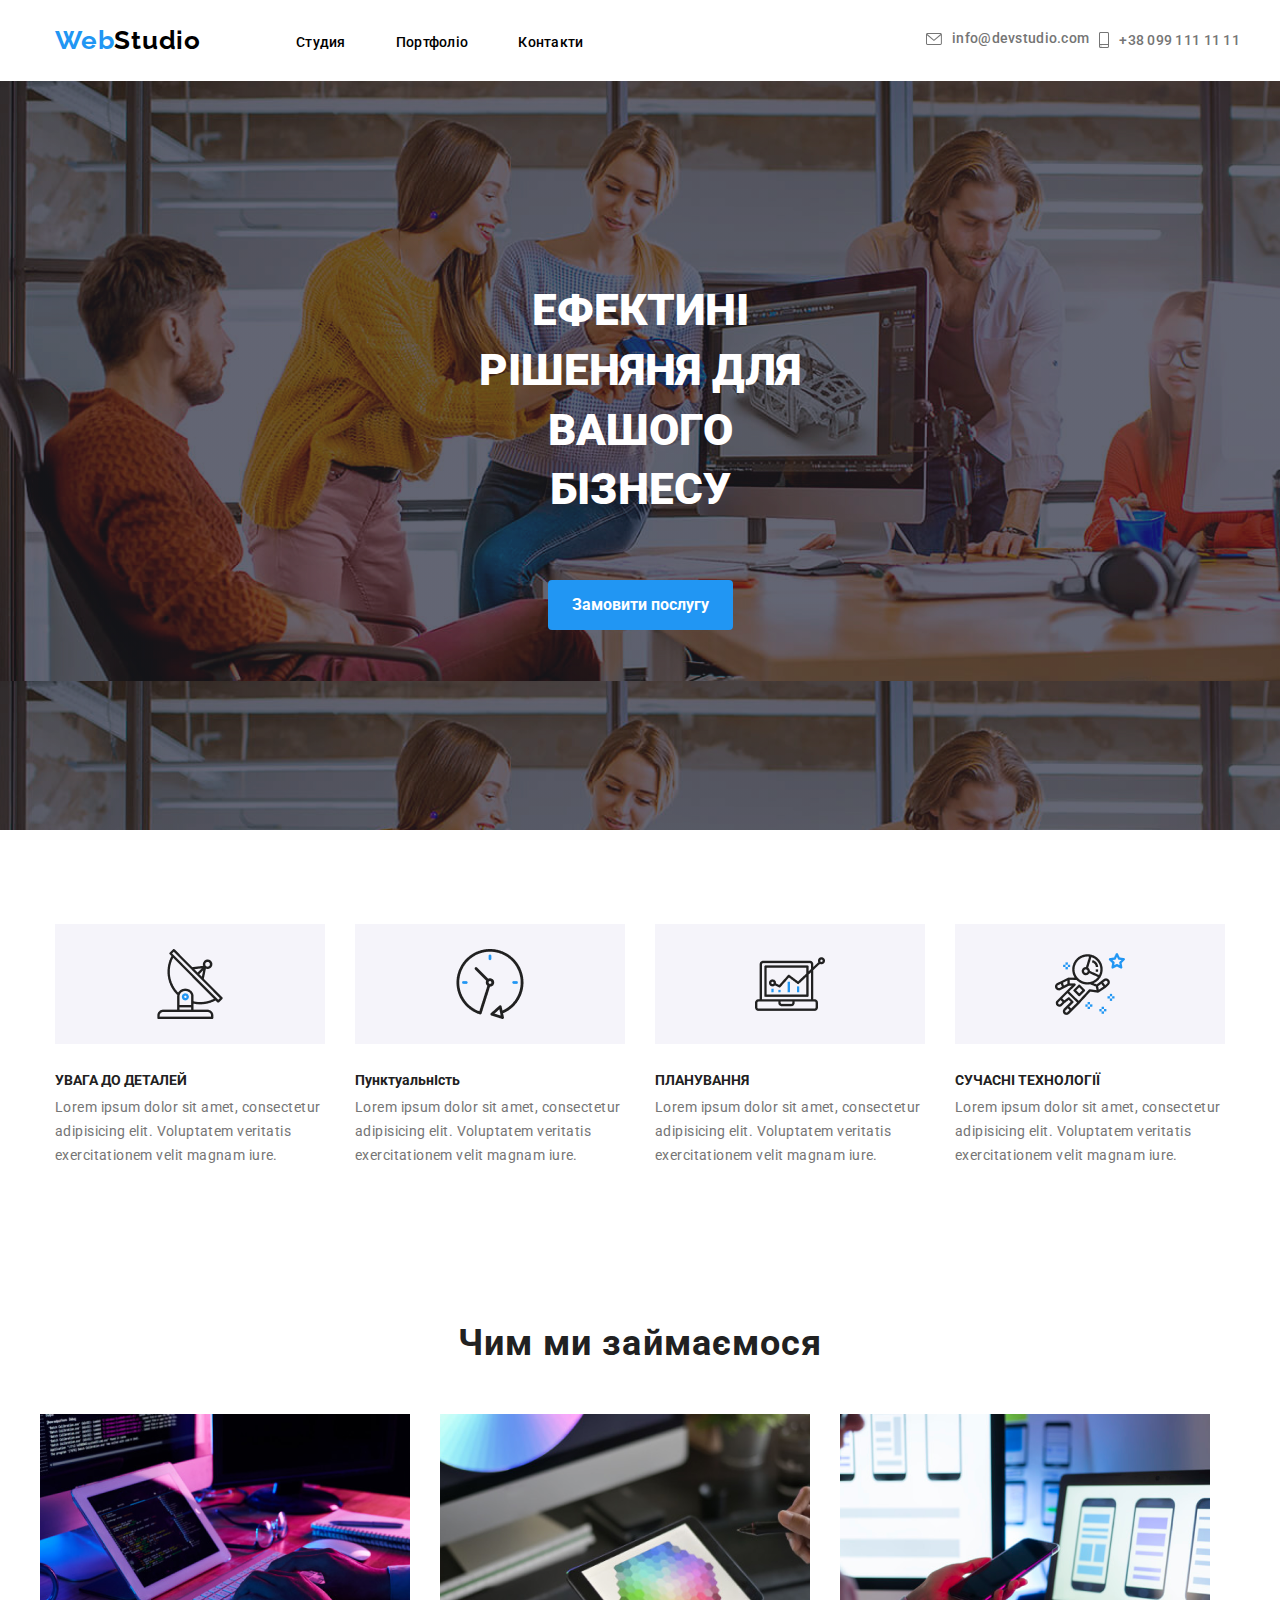
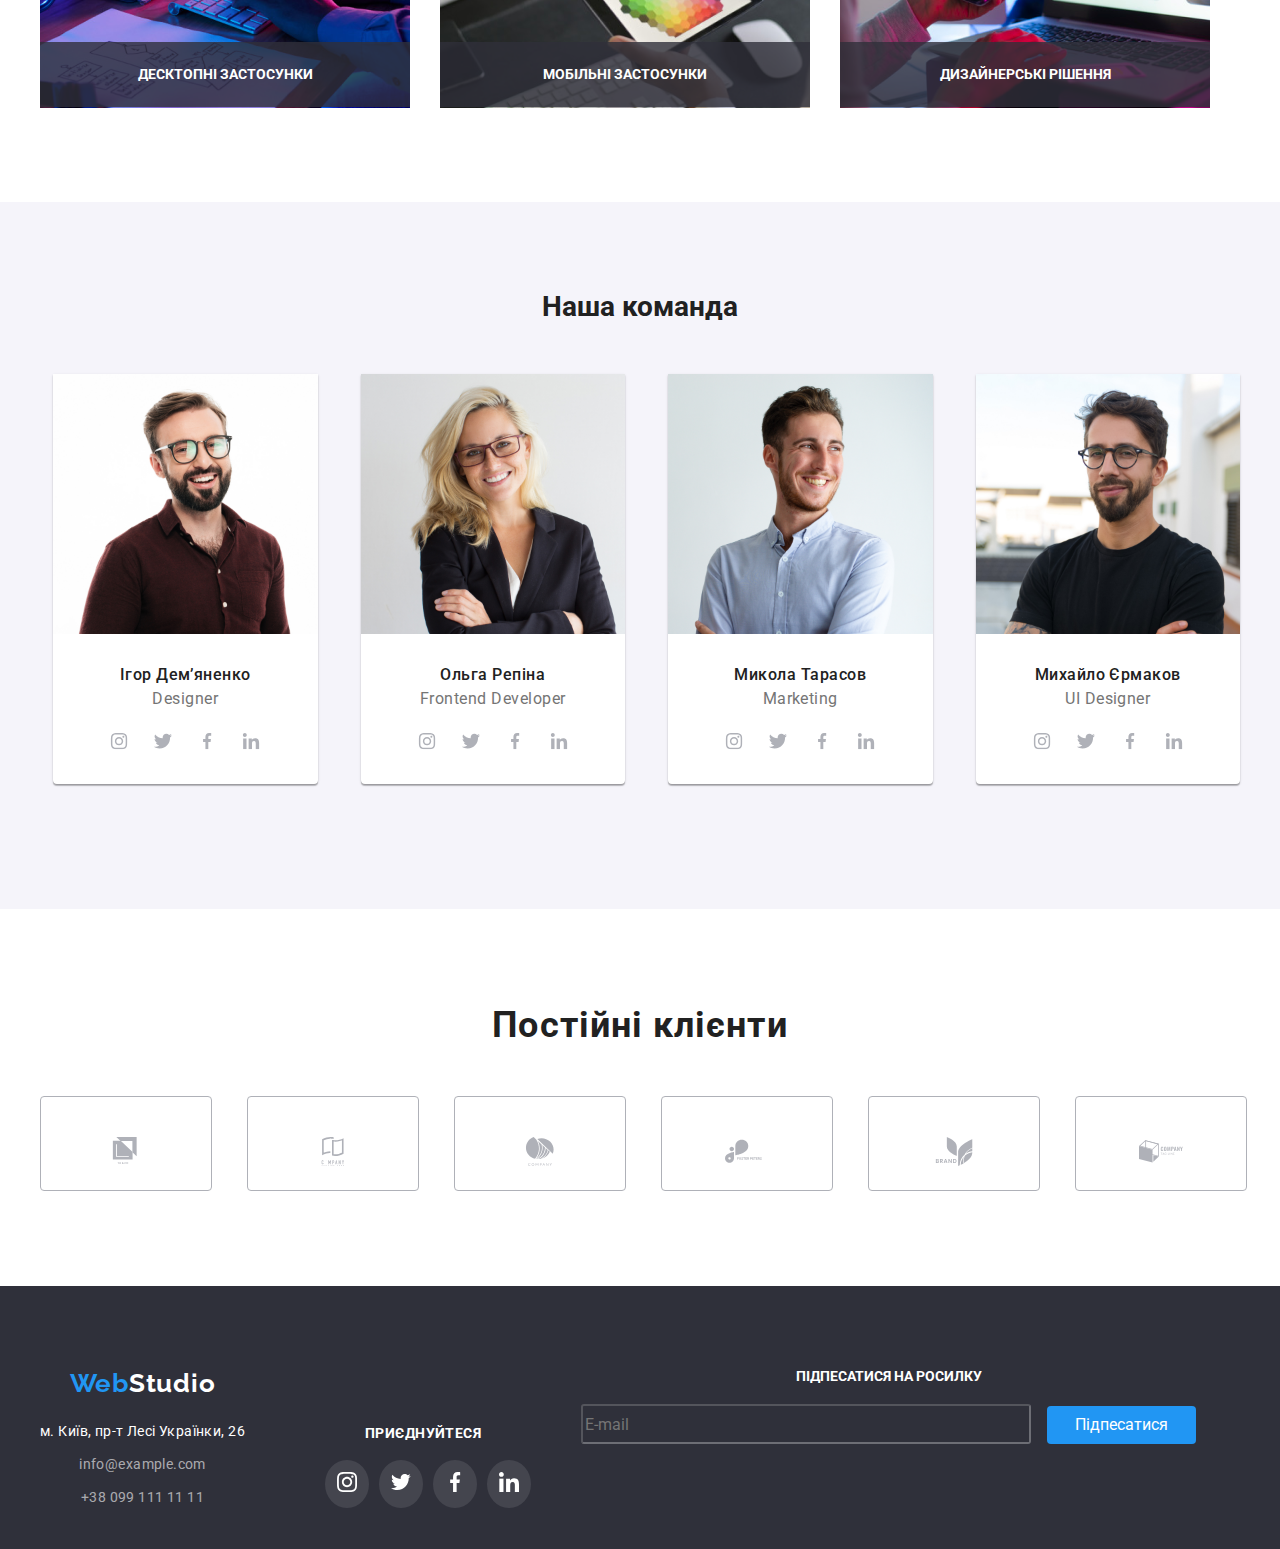
<file: index.html>
<!DOCTYPE html>
<html lang="en">
  <head>
    <meta charset="UTF-8" />
    <meta http-equiv="X-UA-Compatible" content="IE=edge" />
    <meta name="viewport" content="width=device-width, initial-scale=1.0" />
    <title>WebStudio</title>
    <link
      href="https://fonts.googleapis.com/css2?family=Raleway:wght@700&family=Roboto:wght@400;500;700;900&display=swap"
      rel="stylesheet"
    />
    <link
      rel="stylesheet"
      href="https://cdnjs.cloudflare.com/ajax/libs/modern-normalize/1.1.0/modern-normalize.min.css"
    />
    <link rel="stylesheet" href="./css/css/maim.min.css" />
  </head>

  <body>
    <header>
      <div class="container">
        <nav class="header__navigation">
          <a href="/" class="header__navigation--logo"
            >Web<span class="header__navigation--color">Studio</span></a
          >
          <button data-menu-button  type="button" class="header__nav--open">
            <svg class="header__open--icon">
                <use href="./imeges/sprite.svg#menu" class="icon-menu"></use>
                <use href="./imeges/sprite.svg#cross" class="icon-cross"></use>
            </svg>
        </button>
          <div  class="nav-box">
          <ul  class="navigation__list">
            <li class="navigation__list--item">
              <a href="/" class="navigation__item--page">Студия</a>
            </li>
            <li class="navigation__list--item">
              <a href="./portfolio.html" class="navigation__item--page"
                >Портфоліо</a
              >
            </li>
            <li class="navigation__list--item">
              <a href="/" class="navigation__item--page">Контакти</a>
            </li>
          </ul>
         
        </nav>
        <ul class="contact__header--list">
          <li class="contact__list--item">
            <a href="mailto:info@devstudio.com" class="contact__item--link"
              ><svg class="contact__link--icon" height="12" width="16">
                <use href="./imeges/symbol-defs.svg#iconenvelope-hover-1"></use>
              </svg>
              <span>info@devstudio.com</span></a
            >
          </li>
          <li class="contact__list--item">
            <a href="tel:+380991111111" class="contact__item--link">
              <svg class="contact__link--icon" height="16" width="10">
                <use href="./imeges/symbol-defs.svg#iconsmartphone"></use>
              </svg>
              +38 099 111 11 11</a
            >
          </li>
        </ul>
       <div data-menu class="mobile-modal">
       <ul  class="modal__list">
            <li class="modal__list--item">
              <a href="/" class="modal__item--page">Студия</a>
            </li>
            <li class="modal__list--item">
              <a href="./portfolio.html" class="modal__item--page"
                >Портфоліо</a
              >
            </li>
            <li class="modal__list--item">
              <a href="/" class="modal__item--page">Контакти</a>
            </li>
          </ul>
         
<ul class="contact--list">
          <li class="contact__list--item">
            <a href="mailto:info@devstudio.com" class="contact__item--page">info@devstudio.com</a>
          </li>
          <li class="contact__list--item">
            <a href="tel:+380991111111" class="contact__item--page">+38 099 111 11 11</a>
          </li>
        </ul>
        <ul class="internet-list">
          <li class="internet__list--item">
            <a class="internet__item--page">Instagram</a>
          </li>
           <li class="internet__list--item">
            <a class="internet__item--page">Twitter</a>
           </li>
            <li class="internet__list--item">
              <a class="internet__item--page">Facebook</a>
            </li>
             <li class="internet__list--item">
              <a class="internet__item--page">LinkedIn</a>
             </li>
        </ul>
    </div>
      </div>
      </div> 
    
    </header>
    <main class="main">
      <!-- Секція герой -->
      <section class="hiro__section">
        <h1 class="hiro__section--title">
          ЕФЕКТИНІ РІШЕНЯНЯ ДЛЯ ВАШОГО БІЗНЕСУ
        </h1>
        <button type="button" class="hero__section--button" data-open-modal>
          Замовити послугу
        </button>
      </section>

      <!-- маіло -->
      <div class="backdrop is-hidden" data-backdrop>
        <div class="modal">
          <button class="modal__close" data-close-modal>
            <svg class="modal__close--icon" height="16" width="10">
              <use href="./imeges/symbol-defs.svg#iconclose"></use>
            </svg>
          </button>
          <h2 class="modal__text">Залиште свої дані, ми Вам зателефонуємо</h2>
          <label class="modal__label">
            <h3 class="modal__label--neme">ім'я</h3>

            <div class="modal__label--svg">
              <input type="text" class="modal__svg--imput" />
              <svg class="modal__svg--icon" height="12" width="16">
                <use href="./imeges/symbol-defs.svg#iconperson"></use>
              </svg>
            </div>

            <br />
          </label>
          <label class="modal__label">
            <h3 class="modal__label--neme">телфон</h3>
            <div class="modal__label--svg">
              <input type="text" class="modal__svg--imput" />
              <svg class="modal__svg--icon" height="12" width="16">
                <use href="./imeges/symbol-defs.svg#iconphone"></use>
              </svg>
            </div>
          </label>
          <br />
          <label class="modal__label">
            <h3 class="modal__label--neme">Пошта</h3>

            <div class="modal__label--svg">
              <input type="text" class="modal__svg--imput" />
              <svg class="modal__svg--icon" height="12" width="16">
                <use href="./imeges/symbol-defs.svg#iconemail"></use>
              </svg>
            </div>
          </label>
          <br />

          <h3 class="modal__label--neme">Коментарі</h3>
          <textarea type="text" class="modal__name--comment">
Введите текст</textarea
          >
          <br />
          <div class="modal__div">
            <button type="submit" class="modal__div--square"></button>
            <h3 class="modal__div--information">
              Погоджуюсь з розсилкою і приймаю<span class="modal__square--page"
                ><a>Умови договору</a></span
              >
            </h3>
            <br />
          </div>
          <button type="button" class="modal__button">Надіслати</button>
        </div>
      </div>
      <!-- Секція переваг-->
      <section class="benefits__section">
        <div class="container">
          <ul class="benefits__section--list">
            <li class="benefits__list--item">
              <h3 class="benefits__item--title">УВАГА ДО ДЕТАЛЕЙ</h3>
              <p class="benefits--title--text">
                Lorem ipsum dolor sit amet, consectetur adipisicing elit.
                Voluptatem veritatis exercitationem velit magnam iure.
              </p>
            </li>
            <li class="benefits__list--item">
              <h3 class="benefits__item--title">ПунктуальнІсть</h3>
              <p class="benefits--title--text">
                Lorem ipsum dolor sit amet, consectetur adipisicing elit.
                Voluptatem veritatis exercitationem velit magnam iure.
              </p>
            </li>
            <li class="benefits__list--item">
              <h3 class="benefits__item--title">ПЛАНУВАННЯ</h3>
              <p class="benefits--title--text">
                Lorem ipsum dolor sit amet, consectetur adipisicing elit.
                Voluptatem veritatis exercitationem velit magnam iure.
              </p>
            </li>
            <li class="benefits__list--item">
              <h3 class="benefits__item--title">СУЧАСНІ ТЕХНОЛОГІЇ</h3>
              <p class="benefits--title--text">
                Lorem ipsum dolor sit amet, consectetur adipisicing elit.
                Voluptatem veritatis exercitationem velit magnam iure.
              </p>
            </li>
          </ul>
        </div>
      </section>

      <!-- Секція чим ми займаємось -->

      <section class="work__section">
        <div class="container">
          <h2 class="work__section--title">Чим ми займаємося</h2>
          <ul class="work__section--list">
            <li class="work__list--item">
              <img src="./imeges/hen.png" alt="куб" width="370" class="work__item--imeges"/>
              <h2 class="work__item--dipsckription">ДЕСКТОПНІ ЗАСТОСУНКИ</h2>
            </li>

            <li class="work__list--item">
              <img src="./imeges/what.png" alt="ноут" width="370" />
              <h2 class="work__item--dipsckription">МОБІЛЬНІ ЗАСТОСУНКИ</h2>
            </li>

            <li class="work__list--item">
              <img src="./imeges/girl.png" alt="дівка" width="370" />
              <h2 class="work__item--dipsckription">ДИЗАЙНЕРСЬКІ РІШЕННЯ</h2>
            </li>
          </ul>
        </div>
      </section>

      <!-- Секція наша команда -->
      <section class="team__section">
        <div class="container">
          <h2 class="team__section--title">Наша команда</h2>
          <ul class="team--section--list">
            <li class="team__list--item">
              <img
                src="./imeges/product.jpg"
                alt="чел"
                width="270"
                class="team__item--imege"
              />
              <h2 class="team__item--title">Ігор Дем’яненко</h2>
              <p class="team__title--text">Designer</p>
              <ul class="icon__text--list">
                <li class="icon__list--item">
                  <a class="team__item--link">
                    <svg class="team__link--icon">
                      <use href="./imeges/symbol-defs.svg#iconinstagram"></use>
                    </svg>
                  </a>
                </li>
                <li class="icon__list--item">
                  <a class="team__item--link">
                    <svg class="team__link--icon">
                      <use href="./imeges/symbol-defs.svg#iconVector-2"></use>
                    </svg>
                  </a>
                </li>
                <li class="icon__list--item">
                  <a class="team__item--link">
                    <svg class="team__link--icon">
                      <use href="./imeges/symbol-defs.svg#iconfacebook"></use>
                    </svg>
                  </a>
                </li>
                <li class="icon__list--item">
                  <a class="team__item--link">
                    <svg class="team__link--icon">
                      <use href="./imeges/symbol-defs.svg#iconlinkedin-1"></use>
                    </svg>
                  </a>
                </li>
              </ul>
            </li>
            <li class="team__list--item">
              <img
                src="./imeges/red.jpg"
                alt="даришня"
                width="270"
                class="team__item--imege"
              />
              <h2 class="team__item--title">Ольга Репіна</h2>
              <p class="team__title--text">Frontend Developer</p>
              <ul class="icon__text--list">
                <li class="icon__list--item">
                  <a class="team__item--link">
                    <svg class="team__link--icon">
                      <use href="./imeges/symbol-defs.svg#iconinstagram"></use>
                    </svg>
                  </a>
                </li>
                <li class="icon__list--item">
                  <a class="team__item--link">
                    <svg class="team__link--icon">
                      <use href="./imeges/symbol-defs.svg#iconVector-2"></use>
                    </svg>
                  </a>
                </li>
                <li class="icon__list--item">
                  <a class="team__item--link">
                    <svg class="team__link--icon">
                      <use href="./imeges/symbol-defs.svg#iconfacebook"></use>
                    </svg>
                  </a>
                </li>
                <li class="icon__list--item">
                  <a class="team__item--link">
                    <svg class="team__link--icon">
                      <use href="./imeges/symbol-defs.svg#iconlinkedin-1"></use>
                    </svg>
                  </a>
                </li>
              </ul>
            </li>
            <li class="team__list--item">
              <img
                src="./imeges/boy.jpg"
                alt="дядя"
                width="270"
                class="team__item--imege"
              />
              <h2 class="team__item--title">Микола Тарасов</h2>
              <p class="team__title--text">Marketing</p>
              <ul class="icon__text--list">
                <li class="icon__list--item">
                  <a class="team__item--link">
                    <svg class="team__link--icon">
                      <use href="./imeges/symbol-defs.svg#iconinstagram"></use>
                    </svg>
                  </a>
                </li>
                <li class="icon__list--item">
                  <a class="team__item--link">
                    <svg class="team__link--icon">
                      <use href="./imeges/symbol-defs.svg#iconVector-2"></use>
                    </svg>
                  </a>
                </li>
                <li class="icon__list--item">
                  <a class="team__item--link">
                    <svg class="team__link--icon">
                      <use href="./imeges/symbol-defs.svg#iconfacebook"></use>
                    </svg>
                  </a>
                </li>
                <li class="icon__list--item">
                  <a class="team__item--link">
                    <svg class="team__link--icon">
                      <use href="./imeges/symbol-defs.svg#iconlinkedin-1"></use>
                    </svg>
                  </a>
                </li>
              </ul>
            </li>
            <li class="team__list--item">
              <img
                src="./imeges/ui.jpg"
                alt="очкарик"
                width="270"
                class="team__item--imege"
              />
              <h2 class="team__item--title">Михайло Єрмаков</h2>
              <p class="team__title--text">UI Designer</p>
              <ul class="icon__text--list">
                <li class="icon__list--item">
                  <a class="team__item--link">
                    <svg class="team__link--icon">
                      <use href="./imeges/symbol-defs.svg#iconinstagram"></use>
                    </svg>
                  </a>
                </li>
                <li class="icon__list--item">
                  <a class="team__item--link">
                    <svg class="team__link--icon">
                      <use href="./imeges/symbol-defs.svg#iconVector-2"></use>
                    </svg>
                  </a>
                </li>
                <li class="icon__list--item">
                  <a class="team__item--link">
                    <svg class="team__link--icon">
                      <use href="./imeges/symbol-defs.svg#iconfacebook"></use>
                    </svg>
                  </a>
                </li>
                <li class="icon__list--item">
                  <a class="team__item--link">
                    <svg class="team__link--icon">
                      <use href="./imeges/symbol-defs.svg#iconlinkedin-1"></use>
                    </svg>
                  </a>
                </li>
              </ul>
            </li>
          </ul>
        </div>
      </section>
      <!-- Ceкція постійні клієнти -->
      <section class="clients__section">
        <div class="container">
          <h2 class="clients__section--title">Постійні клієнти</h2>
          <ul class="clients__section--list">
            <li class="clients__list--item">
              <svg class="clients__item--icon">
                <use href="./imeges/symbol-defs.svg#iconlogo-1-1"></use>
              </svg>
            </li>
            <li class="clients__list--item">
              <svg class="clients__item--icon">
                <use href="./imeges/symbol-defs.svg#iconlogo-2-1"></use>
              </svg>
            </li>
            <li class="clients__list--item">
              <svg class="clients__item--icon">
                <use href="./imeges/symbol-defs.svg#iconlogo-3-1"></use>
              </svg>
            </li>
            <li class="clients__list--item">
              <svg class="clients__item--icon">
                <use href="./imeges/symbol-defs.svg#iconlogo-4-3"></use>
              </svg>
            </li>
            <li class="clients__list--item">
              <svg class="clients__item--icon">
                <use href="./imeges/symbol-defs.svg#iconlogo-5-1"></use>
              </svg>
            </li>
            <li class="clients__list--item">
              <svg class="clients__item--icon">
                <use href="./imeges/symbol-defs.svg#iconlogo-6-1"></use>
              </svg>
            </li>
          </ul>
        </div>
      </section>
    </main>
    <!-- підвал цього коду -->

    <footer class="footer">
      <div class="footer__container">
        <div class="footer__div">
          <h4 class="footer__div--logo">
            Web<span class="footer__div--color">Studio</span>
          </h4>
          <address class="footer__div--adress">
            м. Київ, пр-т Лесі Українки, 26
          </address>
          <p class="footer__div--text">info@example.com</p>
          <p class="footer__div--text">+38 099 111 11 11</p>
        </div>
        <!-- Приєднуйтесь -->
        <div class="join__footer--div">
          <h2 class="join__div--title">ПРИЄДНУЙТЕСЯ</h2>
          <ul class="join__div--list">
            <li class="join__list--item">
              <svg class="join__item--icon">
                <use href="./imeges/symbol-defs.svg#iconinstagram"></use>
              </svg>
            </li>
            <li class="join__list--item">
              <svg class="join__item--icon">
                <use href="./imeges/symbol-defs.svg#iconVector-2"></use>
              </svg>
            </li>
            <li class="join__list--item">
              <svg class="join__item--icon">
                <use href="./imeges/symbol-defs.svg#iconfacebook"></use>
              </svg>
            </li>
            <li class="join__list--item">
              <svg class="join__item--icon">
                <use href="./imeges/symbol-defs.svg#iconlinkedin-1"></use>
              </svg>
            </li>
          </ul>
        </div>
        <div class="mail__footer--div">
          <h3 class="mail__div--title">ПІДПЕСАТИСЯ НА РОСИЛКУ</h3>
          <input type="text" class="mail__div--comment" placeholder="E-mail" />
          <button class="mail__div--button">Підпесатися</button>
        </div>
      </div>
    </footer>
    
    <script>
      const refs = {
        openModalBtn: document.querySelector('[data-open-modal]'),
        closeModalBtn: document.querySelector('[data-close-modal]'),
        backdrop: document.querySelector('[data-backdrop]'),
      };

      refs.openModalBtn.addEventListener('click', toggleModal);
      refs.closeModalBtn.addEventListener('click', toggleModal);

      refs.backdrop.addEventListener('click', logBackdropClick);

      function toggleModal() {
        refs.backdrop.classList.toggle('is-hidden');
      }

      function logBackdropClick() {
        console.log('Це клік в бекдроп');
      }
    </script>

    <script src="./js/modaile-menu.js"></script>
      
    

  </body>
</html>
</file>
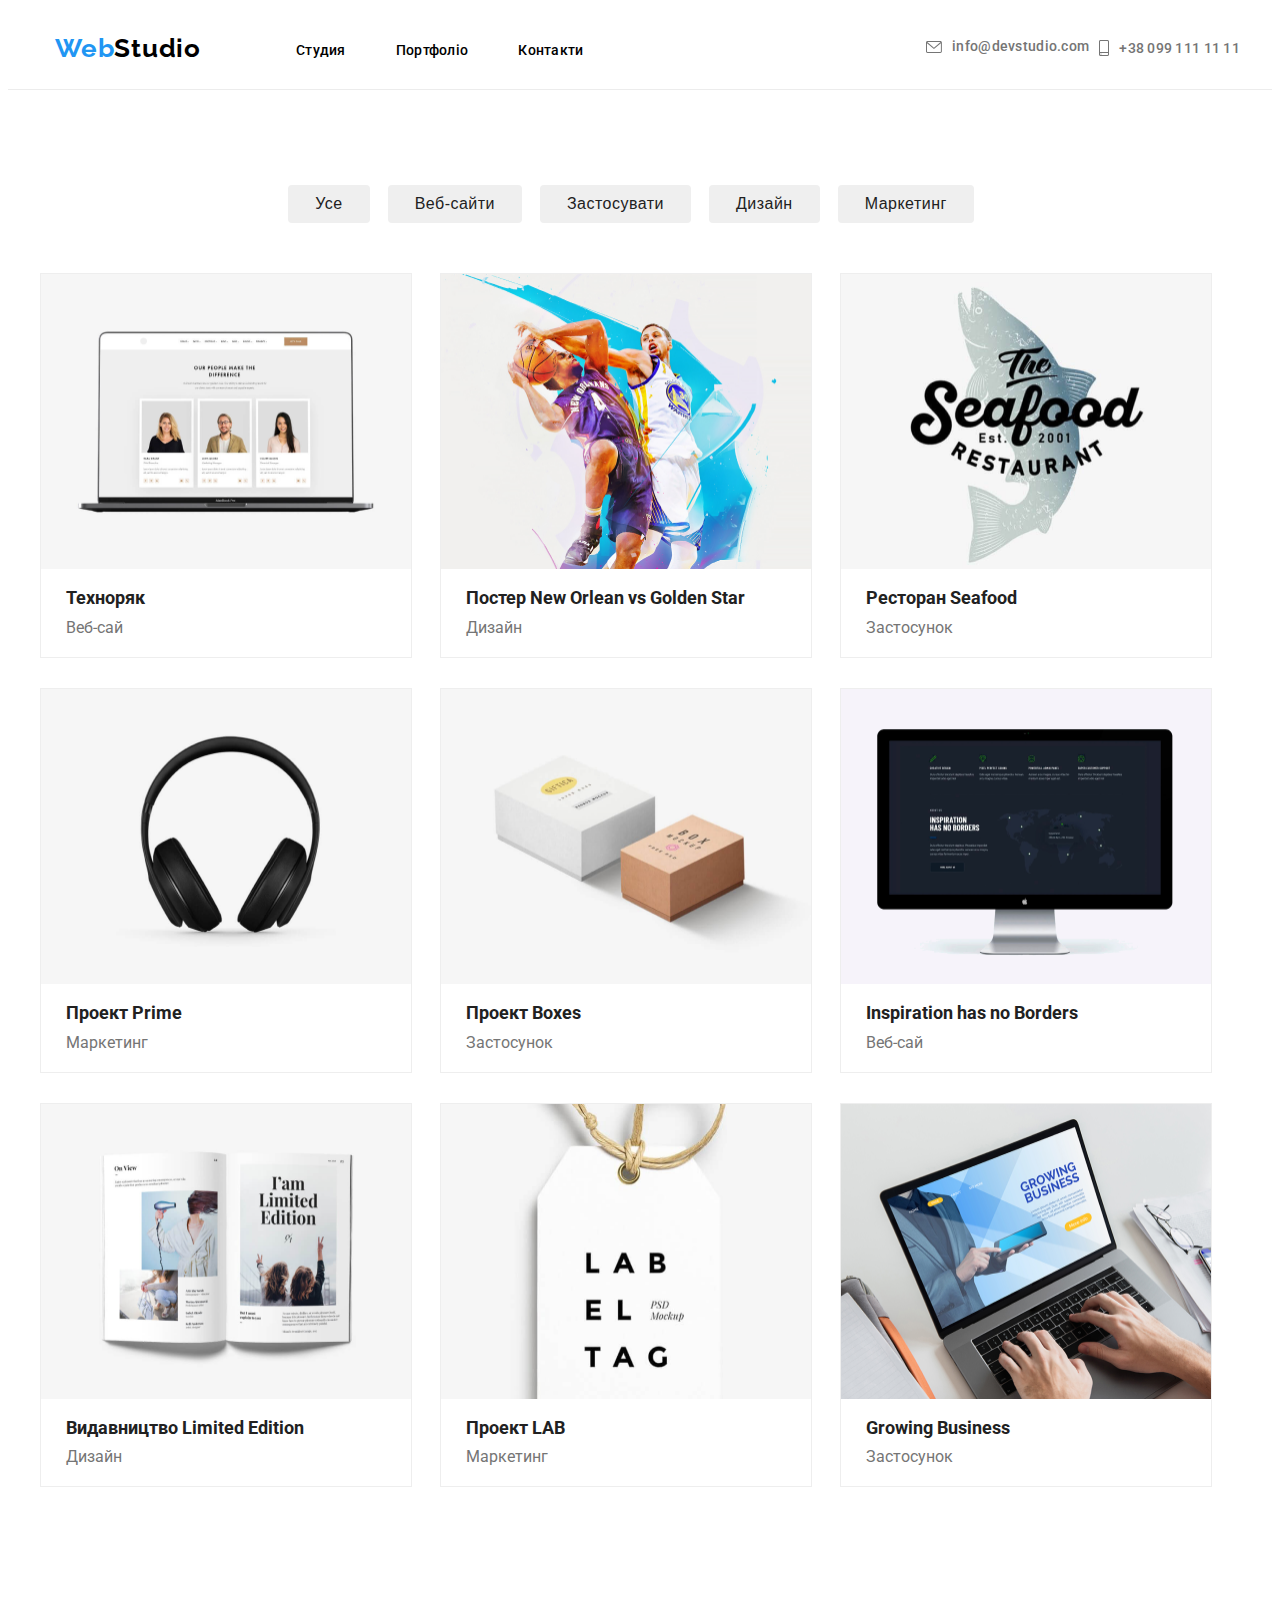
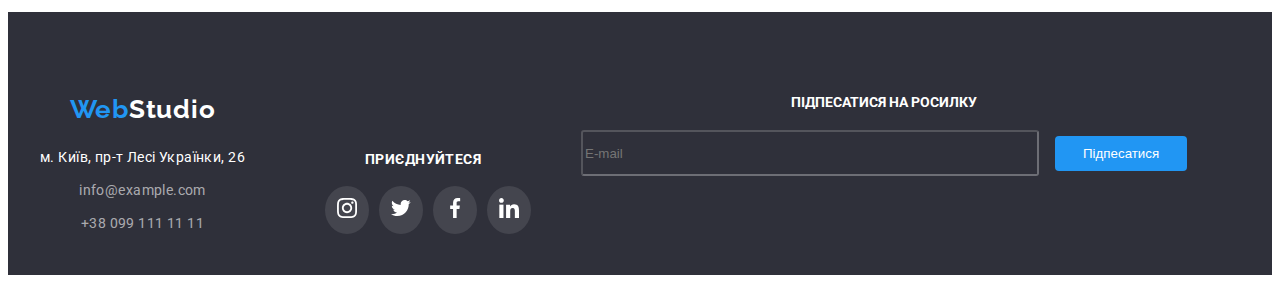
<file: portfolio.html>
<!DOCTYPE html>
<html lang="en">

<head>
    <meta charset="UTF-8">
    <meta http-equiv="X-UA-Compatible" content="IE=edge">
    <meta name="viewport" content="width=device-width, initial-scale=1.0">
    <title>WebStudio</title>
     <link href="https://fonts.googleapis.com/css2?family=Raleway:wght@700&family=Roboto:wght@400;500;700;900&display=swap"rel="stylesheet"/>
    <link rel="stylesheet" href="./css/css/portfolio.min.css">
</head>

<body>
   <header>
      <div class="container">
        <nav class="header__navigation">
          <a href="/" class="header__navigation--logo"
            >Web<span class="header__navigation--color">Studio</span></a
          >
          <button data-menu-button  type="button" class="header__nav--open">
            <svg class="header__open--icon">
                <use href="./imeges/sprite.svg#menu" class="icon-menu"></use>
                <use href="./imeges/sprite.svg#cross" class="icon-cross"></use>
            </svg>
        </button>
          <div  class="nav-box">
          <ul  class="navigation__list">
            <li class="navigation__list--item">
              <a href="/" class="navigation__item--page">Студия</a>
            </li>
            <li class="navigation__list--item">
              <a href="./portfolio.html" class="navigation__item--page"
                >Портфоліо</a
              >
            </li>
            <li class="navigation__list--item">
              <a href="/" class="navigation__item--page">Контакти</a>
            </li>
          </ul>
         
        </nav>
        <ul class="contact__header--list">
          <li class="contact__list--item">
            <a href="mailto:info@devstudio.com" class="contact__item--link"
              ><svg class="contact__link--icon" height="12" width="16">
                <use href="./imeges/symbol-defs.svg#iconenvelope-hover-1"></use>
              </svg>
              <span>info@devstudio.com</span></a
            >
          </li>
          <li class="contact__list--item">
            <a href="tel:+380991111111" class="contact__item--link">
              <svg class="contact__link--icon" height="16" width="10">
                <use href="./imeges/symbol-defs.svg#iconsmartphone"></use>
              </svg>
              +38 099 111 11 11</a
            >
          </li>
        </ul>
       <div data-menu class="mobile-modal">
       <ul  class="modal__list">
            <li class="modal__list--item">
              <a href="/" class="modal__item--page">Студия</a>
            </li>
            <li class="modal__list--item">
              <a href="./portfolio.html" class="modal__item--page"
                >Портфоліо</a
              >
            </li>
            <li class="modal__list--item">
              <a href="/" class="modal__item--page">Контакти</a>
            </li>
          </ul>
         
<ul class="contact--list">
          <li class="contact__list--item">
            <a href="mailto:info@devstudio.com" class="contact__item--page">info@devstudio.com</a>
          </li>
          <li class="contact__list--item">
            <a href="tel:+380991111111" class="contact__item--page">+38 099 111 11 11</a>
          </li>
        </ul>
        <ul class="internet-list">
          <li class="internet__list--item">
            <a class="internet__item--page">Instagram</a>
          </li>
           <li class="internet__list--item">
            <a class="internet__item--page">Twitter</a>
           </li>
            <li class="internet__list--item">
              <a class="internet__item--page">Facebook</a>
            </li>
             <li class="internet__list--item">
              <a class="internet__item--page">LinkedIn</a>
             </li>
        </ul>
    </div>
      </div>
      </div> 
    
    </header>
    <main>
        <div class="container">
        <ul class="button__main--list">
            <li class="button__list--item">
        <button type="button" class="button__item--button">Усе</button>
        </li>
        <li class="button__list--item">
        <button type="button" class="button__item--button">Веб-сайти</button>
         </li>
        <li class="button__list--item">
        <button type="button" class="button__item--button">Застосувати</button>
         </li>
        <li class="button__list--item">
        <button type="button" class="button__item--button">Дизайн</button>
        </li>
        <li class="button__list--item">
        <button type="button" class="button__item--button">Маркетинг</button> 
      </li>
        </ul>
        </div>
   
    <div class="container">
    <ul class="card__main--list">
            <li class="card__list--item">
                <img alt="123" src="./imeges/portfolio/a1.png" width="270" class="card__item--imege">
                <h2 class="card__item--overley">Технокрик це сучасний майданчик поширення коронавірусу. 
Компанії використовують цю платформу для цифрового шпигунства та атак на захищені сервери конкурентів.</h2>
                <h2 class="card__item--title">Техноряк</h2>
                <p class="card__item--text">Веб-сай</p>
            </li>
            <li class="card__list--item">
                <img alt="123" src="./imeges/portfolio/a2.png" width="270" class="card__item--imege">
                <h2 class="card__item--overley">Технокрик це сучасний майданчик поширення коронавірусу. 
Компанії використовують цю платформу для цифрового шпигунства та атак на захищені сервери конкурентів.</h2>
                <h2 class="card__item--title">Постер New Orlean vs Golden Star</h2>
                <p class="card__item--text">Дизайн</p>
            </li>
            <li class="card__list--item">
                <img alt="123" src="./imeges/portfolio/a3.png" width="270" class="card__item--imege">
                <h2 class="card__item--overley">Технокрик це сучасний майданчик поширення коронавірусу. 
Компанії використовують цю платформу для цифрового шпигунства та атак на захищені сервери конкурентів.</h2>
                <h2 class="card__item--title">Ресторан Seafood</h2>
                <p class="card__item--text">Застосунок</p>
            </li>
            <li class="card__list--item">
                <img alt="123" src="./imeges/portfolio/a4.png" width="270" class="card__item--imege">
                <h2 class="card__item--overley">Технокрик це сучасний майданчик поширення коронавірусу. 
Компанії використовують цю платформу для цифрового шпигунства та атак на захищені сервери конкурентів.</h2>
                <h2 class="card__item--title">Проект Prime</h2>
                <p class="card__item--text">Маркетинг</p>
            </li>
            <li class="card__list--item">
                <img alt="123" src="./imeges/portfolio/a5.png" width="270" class="card__item--imege">
                <h2 class="card__item--overley">Технокрик це сучасний майданчик поширення коронавірусу. 
Компанії використовують цю платформу для цифрового шпигунства та атак на захищені сервери конкурентів.</h2>
                <h2 class="card__item--title">Проект Boxes</h2>
                <p class="card__item--text">Застосунок</p>
            </li>
            <li class="card__list--item">
                <img alt="123" src="./imeges/portfolio/a6.png" width="270" class="card__item--imege">
                <h2 class="card__item--overley">Технокрик це сучасний майданчик поширення коронавірусу. 
Компанії використовують цю платформу для цифрового шпигунства та атак на захищені сервери конкурентів.</h2>
                <h2 class="card__item--title">Inspiration has no Borders</h2>
                <p class="card__item--text">Веб-сай</p>
            </li>

            <li class="card__list--item">
                <img alt="123" src="./imeges/portfolio/a7.png" width="270" class="card__item--imege">
                <h2 class="card__item--overley">Технокрик це сучасний майданчик поширення коронавірусу. 
Компанії використовують цю платформу для цифрового шпигунства та атак на захищені сервери конкурентів.</h2>
                <h2 class="card__item--title">Видавництво Limited Edition</h2>
                <p class="card__item--text">Дизайн</p>
            </li>

            <li class="card__list--item">
                <img alt="123" src="./imeges/portfolio/a8.png" width="270" class="card__item--imege">
                <h2 class="card__item--overley">Технокрик це сучасний майданчик поширення коронавірусу. 
Компанії використовують цю платформу для цифрового шпигунства та атак на захищені сервери конкурентів.</h2>
                <h2 class="card__item--title">Проект LAB</h2>
                <p class="card__item--text">Маркетинг</p>
            </li>

            <li class="card__list--item">
                <img alt="123" src="./imeges/portfolio/a9.png" width="270" class="card__item--imege">
                <h2 class="card__item--overley">Технокрик це сучасний майданчик поширення коронавірусу. 
Компанії використовують цю платформу для цифрового шпигунства та атак на захищені сервери конкурентів.</h2>
                <h2 class="card__item--title">Growing Business</h2>
                <p class="card__item--text">Застосунок</p>
            </li>
        </ul>
        </div>
    </main>
    
     <!-- підвал цього коду -->
    <footer class="footer">
      <div class="footer__container">
        <div class="footer__div">
          <h4 class="footer__div--logo">
            Web<span class="footer__div--color">Studio</span>
          </h4>
          <address class="footer__div--adress">
            м. Київ, пр-т Лесі Українки, 26
          </address>
          <p class="footer__div--text">info@example.com</p>
          <p class="footer__div--text">+38 099 111 11 11</p>
        </div>
        <!-- Приєднуйтесь -->
        <div class="join__footer--div">
          <h2 class="join__div--title">ПРИЄДНУЙТЕСЯ</h2>
          <ul class="join__div--list">
            <li class="join__list--item">
              <svg class="join__item--icon">
                <use href="./imeges/symbol-defs.svg#iconinstagram"></use>
              </svg>
            </li>
            <li class="join__list--item">
              <svg class="join__item--icon">
                <use href="./imeges/symbol-defs.svg#iconVector-2"></use>
              </svg>
            </li>
            <li class="join__list--item">
              <svg class="join__item--icon">
                <use href="./imeges/symbol-defs.svg#iconfacebook"></use>
              </svg>
            </li>
            <li class="join__list--item">
              <svg class="join__item--icon">
                <use href="./imeges/symbol-defs.svg#iconlinkedin-1"></use>
              </svg>
            </li>
          </ul>
        </div>
        <div class="mail__footer--div">
          <h3 class="mail__div--title">ПІДПЕСАТИСЯ НА РОСИЛКУ</h3>
          <input type="text" class="mail__div--comment" placeholder="E-mail" />
          <button class="mail__div--button">Підпесатися</button>
        </div>
      </div>
    </footer>
    <script>
      const refs = {
        openModalBtn: document.querySelector('[data-open-modal]'),
        closeModalBtn: document.querySelector('[data-close-modal]'),
        backdrop: document.querySelector('[data-backdrop]'),
      };

      refs.openModalBtn.addEventListener('click', toggleModal);
      refs.closeModalBtn.addEventListener('click', toggleModal);

      refs.backdrop.addEventListener('click', logBackdropClick);

      function toggleModal() {
        refs.backdrop.classList.toggle('is-hidden');
      }

      function logBackdropClick() {
        console.log('Це клік в бекдроп');
      }
    </script>

    <script src="./js/modaile-menu.js"></script>
      
    

  </body>
</html>
</file>
<file: css/css/maim.min.css>
ul{margin:0;padding:0;list-style:none}p{margin:0}h2,h1,h3,h4{margin:0}body{font-family:"Roboto"}@media screen and (min-width: 480px){.container{width:480px}}@media screen and (min-width: 768px){.container{width:768px;margin-left:auto;margin-right:auto}}@media screen and (min-width: 1200px){.container{width:1200px}}header .container{display:flex;padding-top:25px;padding-bottom:25px;align-items:center}@media screen and (min-width: 768px){.navigation__item--page::after{content:"";width:100%;height:4px;border-radius:2px;background-color:#2196f3;display:block;position:absolute;top:280%;left:0%;opacity:0;transition:opacity 250ms cubic-bezier(0.215, 0.61, 0.355, 1) 500ms,transform 500ms cubic-bezier(0.215, 0.61, 0.355, 1) 500ms;transform:scaleX(0)}}.header__nav--open{margin-left:170px;border:none;background-color:rgba(0,0,0,0)}@media screen and (min-width: 768px){.header__nav--open{display:none}}@media screen and (min-width: 768px){.navigation__item--page:hover::after{opacity:1;transform:scaleX(1)}}@media screen and (min-width: 768px){.navigation__list--item{margin-top:10px}}@media screen and (min-width: 1200px){.navigation__list--item{margin-right:50px}}@media screen and (min-width: 480px){.navigation__item--page:hover{color:#2196f3}}header{position:relative}.navigation__list{align-items:center;padding:0;margin:0;list-style:none;display:none}@media screen and (min-width: 768px){.navigation__list{display:flex}}@media screen and (min-width: 480px){.header__open--icon{width:32px;height:32px}}@media screen and (min-width: 768px){.header__navigation{display:flex}}@media screen and (min-width: 480px){.navigation__list--item:first-child{margin-right:50px}}@media screen and (min-width: 480px){.header__navigation--logo{font-family:"Raleway";font-style:normal;font-weight:700;font-size:26px;line-height:1.19;letter-spacing:.03em;color:#2196f3;text-decoration:none;margin-left:15px}}@media screen and (min-width: 480px){.header__navigation--color{color:#000;margin-right:95px}}@media screen and (min-width: 480px){.navigation__item--page{font-weight:500;font-size:40px;line-height:1.14;letter-spacing:.02em;text-decoration:none;color:#212121;margin-left:40px;margin-top:32px;margin-bottom:35px;display:block;position:relative;text-decoration:none;color:currentColor}}@media screen and (min-width: 768px){.navigation__item--page{font-size:14px;margin-left:0px;margin-top:0px;margin-bottom:0px}}@media screen and (min-width: 480px){.header__nav--open .icon-cross{display:none}}@media screen and (min-width: 480px){.header__nav--open.is-open .icon-cross{display:block}}@media screen and (min-width: 480px){.header__nav--open .icon-menu{display:block}}@media screen and (min-width: 768px){.header__nav--open .icon-menu{display:none}}@media screen and (min-width: 480px){.header__nav--open.is-open .icon-menu{display:none}}@media screen and (max-width: 767px){.mobile-modal{position:absolute;display:none;top:100%;left:0;width:100%;background-color:#fff}.mobile-modal.is-open{display:block}}@media screen and (min-width: 768px){.mobile-modal{display:none}}.modal__list{margin-left:40px}.modal__list--item{margin-top:30px}.contact--list{margin-left:40px;margin-top:300px;margin-bottom:64px}.contact__list--item{margin-top:30px}.modal__item--page{font-family:"Roboto";font-style:normal;font-weight:500;font-size:40px;line-height:47px;letter-spacing:.02em;text-decoration:none;color:#000}.contact__item--page{font-family:"Roboto";font-style:normal;font-weight:500;font-size:24px;line-height:28px;letter-spacing:.02em;text-decoration:none;color:#757575}.contact__item--page:hover{color:#2196f3}.modal__item--page:hover{color:#2196f3}.internet-list{display:flex;margin-left:40px;padding-bottom:48px}.internet__list--item{margin-left:20px}.internet__item--page{font-style:normal;font-weight:500;font-size:18px;line-height:22px;letter-spacing:.02em;color:#2196f3}@media screen and (min-width: 480px){.contact__link--icon{margin-right:10px;fill:currentColor}}@media screen and (min-width: 480px){.contact__item--link{font-weight:500;font-size:14px;line-height:.87;letter-spacing:.02em;text-decoration:none;color:#757575;align-items:center;display:flex}}@media screen and (min-width: 480px){.contact__item--link:hover{color:#2196f3}}.contact__header--list{display:none}@media screen and (min-width: 768px){.contact__header--list{margin-left:auto;display:block}}@media screen and (min-width: 1200px){.contact__header--list{display:flex}}@media screen and (min-width: 768px){.navigation__list--item{margin-right:50px}}@media screen and (min-width: 480px){.contact__list--item{margin-left:10px}}@media screen and (min-width: 768px){.contact__list--item{margin-top:10px}}@media screen and (min-width: 1200px){.contact__list--item{margin-top:0px}}@media screen and (min-width: 480px){.hiro__section--title{font-weight:900;font-size:26px;line-height:1.36;font-style:normal;text-align:center;margin-bottom:30px;text-transform:uppercase;color:#fff}}@media screen and (min-width: 1200px){.hiro__section--title{font-weight:900;font-size:44px;line-height:1.36;padding-left:452px;padding-right:452px}}@media screen and (min-width: 480px){.hiro__section{background-image:linear-gradient(rgba(47, 48, 58, 0.4), rgba(47, 48, 58, 0.4)),url("../../../imeges/mobile/mobileimg.png");text-align:center;padding-top:118px;padding-bottom:118px}}@media screen and (min-width: 768px){.hiro__section{background-image:linear-gradient(rgba(47, 48, 58, 0.4), rgba(47, 48, 58, 0.4)),url("../../../imeges/tablet/tabletimg.png")}}@media screen and (min-width: 1200px){.hiro__section{padding-top:200px;padding-bottom:200px;background-image:linear-gradient(rgba(47, 48, 58, 0.4), rgba(47, 48, 58, 0.4)),url("../../../imeges/Img.png")}}@media screen and (min-width: 480px){.hero__section--button{text-align:center;padding-top:30px;font-weight:700;background-color:#2196f3;margin-top:30px;border:none;padding:10px 24px;border-radius:4px;color:#fff}}@media screen and (min-width: 1200px){.hero__section--button{font-size:16px;line-height:1.87}}.modal{width:528px;height:570px;background-color:#fff;top:50%;left:50%;position:absolute;transform:translate(-50%, -50%)}.backdrop.is-hidden{opacity:0;pointer-events:none}.backdrop{background-color:rgba(0,0,0,.2);height:100%;width:100%;position:fixed;top:0%;z-index:1}.modal__square--page{margin-left:5px;color:#2196f3}.modal__div{display:flex}.modal__svg--imput{width:83%;margin-right:40px;margin-left:40px;border:1px solid rgba(33,33,33,.2);border-radius:4px;padding-bottom:10px}.modal__svg--icon{position:relative;display:block}.modal__close--icon:hover{fill:#2196f3}.modal__label--svg:hover{fill:#2196f3;border:#2196f3}.modal__svg--imput:hover{border:1px solid #2196f3;transition:color 250ms}.modal__svg--icon{left:50px;width:15px;height:15px;bottom:23px}.modal__name--comment{padding-right:250px;padding-left:10px;padding-top:10px;color:#757575;padding-bottom:50px;margin-bottom:20px;margin-left:40px;margin-right:40px;border:1px solid rgba(33,33,33,.2);border-radius:4px}.modal__name--comment:hover{border:1px solid #2196f3}.modal__close--icon{width:15px;height:15px}.modal__close{background:#fff;border:1px solid rgba(0,0,0,.1);width:30px;height:30px;border-radius:50%;margin-left:490px;margin-top:8px}.modal__button{border:none;margin-right:165px;margin-left:165px;margin-top:15px;color:#fff;margin-bottom:40px;background:#2196f3;box-shadow:0px 4px 4px rgba(0,0,0,.15);border-radius:4px;padding-top:15px;padding-left:50px;padding-right:50px;padding-bottom:15px}.modal__div--square{width:15px;height:15px;border:2px solid #000;margin-left:40px;border-radius:2px}.modal__div--information{font-family:"Roboto";font-style:normal;font-weight:400;font-size:14px;line-height:24px;margin-left:8px;letter-spacing:.03em;color:#757575}.modal__text{font-family:"Roboto";font-style:normal;font-weight:700;font-size:20px;line-height:.8;text-align:center;letter-spacing:.03em;margin-top:5px;color:#212121}.modal__label--neme{font-family:"Roboto";font-style:normal;font-weight:400;font-size:12px;line-height:14px;margin-left:40px;margin-top:10px;color:#757575}@media screen and (min-width: 480px){.benefits__section{padding-top:60px;padding-bottom:60px}}@media screen and (min-width: 1200px){.benefits__section{padding-top:94px}}@media screen and (min-width: 480px){.benefits__list--item{margin-left:15px;margin-right:15px}}@media screen and (min-width: 768px){.benefits__list--item{width:354px}}@media screen and (min-width: 768px){.benefits__section--list{display:flex;flex-wrap:wrap}}@media screen and (min-width: 1200px){.benefits__section--list{flex-wrap:nowrap}}@media screen and (min-width: 480px){.benefits__list--item::before{content:"";background-repeat:no-repeat;background-position:center;background-size:contain;background-color:#f5f4fa;margin-bottom:30px}}@media screen and (min-width: 480px){.benefits__list--item:nth-child(1)::before{background-image:url("../../../imeges/antenna1.png");content:"";display:block;background-size:70px 70px;width:190px;height:100px;height:120px;width:450px}}@media screen and (min-width: 768px){.benefits__list--item:nth-child(1)::before{width:354px}}@media screen and (min-width: 1200px){.benefits__list--item:nth-child(1)::before{width:270px}}@media screen and (min-width: 480px){.benefits__list--item:nth-child(2)::before{background-image:url("../../../imeges/clock1.png");content:"";background-size:70px 70px;width:100px;height:100px;display:block;height:120px;width:450px}}@media screen and (min-width: 768px){.benefits__list--item:nth-child(2)::before{width:354px}}@media screen and (min-width: 1200px){.benefits__list--item:nth-child(2)::before{width:270px}}@media screen and (min-width: 480px){.benefits__list--item:nth-child(3)::before{background-image:url("../../../imeges/diagram1.png");content:"";background-size:70px 70px;width:100px;height:100px;display:block;height:120px;width:450px}}@media screen and (min-width: 768px){.benefits__list--item:nth-child(3)::before{width:354px}}@media screen and (min-width: 1200px){.benefits__list--item:nth-child(3)::before{width:270px}}@media screen and (min-width: 480px){.benefits__list--item:nth-child(4)::before{background-image:url("../../../imeges/astronaut1.png");content:"";background-size:70px 70px;width:100px;height:100px;display:block;height:120px;width:450px}}@media screen and (min-width: 768px){.benefits__list--item:nth-child(4)::before{width:354px}}@media screen and (min-width: 1200px){.benefits__list--item:nth-child(4)::before{width:270px}}@media screen and (min-width: 480px){.benefits__item--title{text-align:center;margin-top:30px;margin-bottom:10px;font-style:normal;font-weight:700;font-size:14px;line-height:.87;color:#212121}}@media screen and (min-width: 768px){.benefits__item--title{text-align:left}}@media screen and (min-width: 480px){.benefits--title--text{font-style:normal;font-weight:400;font-size:14px;line-height:1.71;margin-bottom:30px;letter-spacing:.03em;color:#757575}}@media screen and (min-width: 768px){.benefits--title--text{margin-bottom:0}}@media screen and (min-width: 480px){.work__section{display:none}}@media screen and (min-width: 768px){.work__section{display:flex}}@media screen and (min-width: 1200px){.work__section{padding-top:94px;padding-bottom:94px}}@media screen and (min-width: 480px){.work__list--item{display:none}}@media screen and (min-width: 1200px){.work__list--item{margin-left:30px;position:relative;display:flex}}@media screen and (min-width: 1200px){.work__list--item:first-child{margin-left:0}}@media screen and (min-width: 480px){.work__section--list{display:none}}@media screen and (min-width: 1200px){.work__section--list{display:flex}}@media screen and (min-width: 1200px){.work__item--dipsckription{font-family:"Roboto";font-style:normal;font-weight:700;font-size:14px;line-height:.8;text-align:center;text-transform:uppercase;background:rgba(47,48,58,.8);color:#fff;padding-bottom:27px;padding-top:27px;width:100%;position:absolute;bottom:1px}}@media screen and (min-width: 480px){.work__section--title{display:none}}@media screen and (min-width: 1200px){.work__section--title{font-style:normal;font-weight:700;font-size:36px;line-height:42px;text-align:center;letter-spacing:.03em;margin-bottom:50px;color:#212121;display:block}}@media screen and (min-width: 480px){.work__item--imeges{display:none}}@media screen and (min-width: 768px){.work__item--imeges{display:flex}}@media screen and (min-width: 1200px){.work__item--imeges{opacity:1}}@media screen and (min-width: 480px){.team__section{padding-top:60px;padding-bottom:60px;background-color:#f5f4fa}}@media screen and (min-width: 1200px){.team__section{padding-bottom:95px;padding-top:94px}}@media screen and (min-width: 480px){.team__section--title{font-style:normal;font-weight:700;font-size:28px;line-height:.82;text-align:center;margin-bottom:30px;color:#212121}}@media screen and (min-width: 1200px){.team__section--title{margin-bottom:55px}}.team__link--icon{height:16.25px;width:20px;fill:currentColor}.team__item--link{color:#afb1b8;border-radius:50%;padding-left:12px;padding-right:12px;padding-top:12px;padding-bottom:12px;height:16.25px;width:20px}@media screen and (min-width: 480px){.icon__text--list{justify-content:center;text-align:center;display:flex}}@media screen and (min-width: 480px){.icon__list--item{border-radius:50%;background:#fff}}@media screen and (min-width: 480px){.team--section--list{display:block;justify-content:center}}@media screen and (min-width: 768px){.team--section--list{display:flex;flex-wrap:wrap}}@media screen and (min-width: 1200px){.team--section--list{flex-wrap:nowrap}}@media screen and (min-width: 480px){.team__list--item{width:450px;box-shadow:0px 1px 3px rgba(0,0,0,.12),0px 1px 1px rgba(0,0,0,.14),0px 2px 1px rgba(0,0,0,.2);border-radius:0px 0px 4px 4px;background-color:#fff;margin-left:13px;overflow:hidden;margin-bottom:30px;padding-bottom:24px}}@media screen and (min-width: 768px){.team__list--item{width:350px}}@media screen and (min-width: 1200px){.team__list--item{width:270px;margin-right:30px;padding-bottom:30px}}@media screen and (min-width: 480px){.team__item--link:hover{color:#fff;background:#2196f3;border-radius:50%;padding-left:12px;padding-right:12px;padding-top:12px;padding-bottom:12px;width:16.25px;height:20px;transition:background-color 250ms}}@media screen and (min-width: 768px){.team__list--item:last-child{margin-right:0}}@media screen and (min-width: 480px){.team__item--imege{width:450px;height:460px}}@media screen and (min-width: 768px){.team__item--imege{width:354px;height:374px}}@media screen and (min-width: 1200px){.team__item--imege{width:270px;height:260px}}@media screen and (min-width: 480px){.team__item--title{padding-top:30px;font-style:normal;font-weight:500;font-size:16px;line-height:.84;margin-bottom:10px;text-align:center;letter-spacing:.03em;color:#212121}}@media screen and (min-width: 480px){.team__title--text{font-style:normal;font-weight:400;font-size:16px;line-height:.84;margin-bottom:16px;text-align:center;letter-spacing:.03em;color:#757575}}@media screen and (min-width: 1200px){.team__title--text{margin-bottom:28px}}@media screen and (min-width: 480px){.clients__section{padding-top:60px}}@media screen and (min-width: 1200px){.clients__section{padding-top:95px}}@media screen and (min-width: 480px){.clients__list--item{border:1px solid #afb1b8;border-radius:4px;color:#afb1b8;margin-left:45px;margin-bottom:30px}}@media screen and (min-width: 768px){.clients__list--item{margin-left:35px;margin-right:35px}}@media screen and (min-width: 1200px){.clients__list--item{margin-bottom:0;margin-right:30;margin-left:0px}}@media screen and (min-width: 480px){.clients__list--item:hover{color:#2196f3;border-color:#2196f3;transition:border-color 250ms}}@media screen and (min-width: 480px){.clients__section--title{font-family:"Roboto";font-style:normal;font-weight:700;font-size:36px;line-height:42px;text-align:center;letter-spacing:.03em;margin-bottom:30px;color:#212121}}@media screen and (min-width: 1200px){.clients__section--title{margin-bottom:50px}}@media screen and (min-width: 480px){.clients__section--list{padding-bottom:95px;display:block;flex-wrap:wrap;display:flex}}@media screen and (min-width: 1200px){.clients__section--list{flex-wrap:nowrap}}@media screen and (min-width: 480px){.clients__item--icon{width:44px;height:49px;fill:currentColor;padding-top:20px;margin-left:63px;margin-right:63px;margin-top:20px;margin-bottom:20px}}@media screen and (min-width: 768px){.clients__item--icon{width:54px;height:59px}}@media screen and (min-width: 1200px){.clients__item--icon{width:44px;height:49px}}@media screen and (min-width: 480px){.footer__container{width:1200px;display:block;text-align:center;padding-top:72px}}@media screen and (min-width: 768px){.footer__container{display:flex;flex-wrap:wrap;margin-left:115px}}@media screen and (min-width: 1200px){.footer__container{flex-wrap:nowrap;margin-left:auto;margin-right:auto}}@media screen and (min-width: 480px){.footer__div--logo{font-family:"Raleway";font-style:normal;font-weight:700;font-size:24px;line-height:.83;letter-spacing:.03em;color:#2196f3}}@media screen and (min-width: 1200px){.footer__div--logo{font-size:26px}}@media screen and (min-width: 480px){.footer__div--color{font-family:"Raleway";font-style:normal;font-weight:700;font-size:24px;line-height:31px;letter-spacing:.03em;color:#fff}}@media screen and (min-width: 1200px){.footer__div--color{font-size:26px}}@media screen and (min-width: 480px){footer{background-color:#2f303a;padding-top:10px;padding-bottom:40px;display:flex}}@media screen and (min-width: 480px){.footer__div--adress{margin-top:20px;font-style:normal;font-weight:400;font-size:14px;line-height:24px;margin-bottom:9px;letter-spacing:.03em;color:#fff}}@media screen and (min-width: 480px){.footer__div--text{font-style:normal;font-weight:400;font-size:14px;line-height:24px;margin-bottom:9px;letter-spacing:.03em;color:rgba(255,255,255,.6)}}@media screen and (min-width: 480px){.footer__div--text:last-child{margin-bottom:0}}@media screen and (min-width: 480px){.join__div--title{font-family:"Roboto";font-style:normal;font-weight:700;font-size:14px;line-height:.8;letter-spacing:.03em;text-transform:uppercase;margin-right:10px;color:#fff;margin-left:10px;margin-bottom:20px;padding-top:60px}}@media screen and (min-width: 480px){.join__div--list{display:flex;justify-content:center}}@media screen and (min-width: 480px){.join__list--item{margin-left:10px;color:#fff;background:rgba(255,255,255,.1);border-radius:50%;padding-left:12px;padding-top:12px;padding-right:12px;padding-bottom:12px}}@media screen and (min-width: 768px){.join__footer--div{margin-left:130px}}@media screen and (min-width: 1200px){.join__footer--div{margin-left:70px;margin-right:50px}}@media screen and (min-width: 480px){.join__item--icon{width:20px;height:20px;fill:currentColor}}.join__list--item:hover{background-color:#2196f3;border-radius:50%}@media screen and (min-width: 480px){.mail__footer--div{margin-top:50px}}@media screen and (min-width: 768px){.mail__footer--div{margin-top:60px;margin-right:100px}}@media screen and (min-width: 1200px){.mail__footer--div{margin-top:0px;margin-right:0px}}@media screen and (min-width: 480px){.mail__div--title{color:#fff;margin-bottom:20px;font-size:14px}}@media screen and (min-width: 480px){.mail__div--comment{width:450px;height:50px;margin-left:15px;margin-right:15px;background-color:#2f303a;border-radius:4px;border-color:rgba(255,255,255,.3)}}@media screen and (min-width: 1200px){.mail__div--comment{width:450px;height:40px;border-radius:3px;margin-left:0;margin-right:0}}@media screen and (min-width: 480px){.mail__div--comment:hover{border-color:#2196f3}}.mail__div--button{background-color:#2196f3;border:none;padding-top:10px;padding-left:28px;padding-bottom:10px;padding-right:28px;color:#fff;margin-top:30px;border-radius:4px}@media screen and (min-width: 1200px){.mail__div--button{margin-top:0;margin-left:12px}}@media screen and (min-width: 480px){.mail__div--button::before{content:"";position:relative;display:block;transition:background-color 250ms cubic-bezier(0.165, 0.84, 0.44, 1) 1500ms;transform:translateY(0);background-image:url()}}/*# sourceMappingURL=maim.min.css.map */
</file>
<file: css/css/portfolio.min.css>
ul{margin:0;padding:0;list-style:none}p{margin:0}h2,h1,h3,h4{margin:0}body{font-family:"Roboto"}@media screen and (min-width: 480px){.container{width:480px}}@media screen and (min-width: 768px){.container{width:768px;margin-left:auto;margin-right:auto}}@media screen and (min-width: 1200px){.container{width:1200px}}header .container{display:flex;padding-top:25px;padding-bottom:25px;align-items:center}@media screen and (min-width: 768px){.navigation__item--page::after{content:"";width:100%;height:4px;border-radius:2px;background-color:#2196f3;display:block;position:absolute;top:280%;left:0%;opacity:0;transition:opacity 250ms cubic-bezier(0.215, 0.61, 0.355, 1) 500ms,transform 500ms cubic-bezier(0.215, 0.61, 0.355, 1) 500ms;transform:scaleX(0)}}.header__nav--open{margin-left:170px;border:none;background-color:rgba(0,0,0,0)}@media screen and (min-width: 768px){.header__nav--open{display:none}}@media screen and (min-width: 768px){.navigation__item--page:hover::after{opacity:1;transform:scaleX(1)}}@media screen and (min-width: 768px){.navigation__list--item{margin-top:10px}}@media screen and (min-width: 1200px){.navigation__list--item{margin-right:50px}}@media screen and (min-width: 480px){.navigation__item--page:hover{color:#2196f3}}header{position:relative}.navigation__list{align-items:center;padding:0;margin:0;list-style:none;display:none}@media screen and (min-width: 768px){.navigation__list{display:flex}}@media screen and (min-width: 480px){.header__open--icon{width:32px;height:32px}}@media screen and (min-width: 768px){.header__navigation{display:flex}}@media screen and (min-width: 480px){.navigation__list--item:first-child{margin-right:50px}}@media screen and (min-width: 480px){.header__navigation--logo{font-family:"Raleway";font-style:normal;font-weight:700;font-size:26px;line-height:1.19;letter-spacing:.03em;color:#2196f3;text-decoration:none;margin-left:15px}}@media screen and (min-width: 480px){.header__navigation--color{color:#000;margin-right:95px}}@media screen and (min-width: 480px){.navigation__item--page{font-weight:500;font-size:40px;line-height:1.14;letter-spacing:.02em;text-decoration:none;color:#212121;margin-left:40px;margin-top:32px;margin-bottom:35px;display:block;position:relative;text-decoration:none;color:currentColor}}@media screen and (min-width: 768px){.navigation__item--page{font-size:14px;margin-left:0px;margin-top:0px;margin-bottom:0px}}@media screen and (min-width: 480px){.header__nav--open .icon-cross{display:none}}@media screen and (min-width: 480px){.header__nav--open.is-open .icon-cross{display:block}}@media screen and (min-width: 480px){.header__nav--open .icon-menu{display:block}}@media screen and (min-width: 768px){.header__nav--open .icon-menu{display:none}}@media screen and (min-width: 480px){.header__nav--open.is-open .icon-menu{display:none}}@media screen and (max-width: 767px){.mobile-modal{position:absolute;display:none;top:100%;left:0;width:100%;background-color:#fff}.mobile-modal.is-open{display:block}}@media screen and (min-width: 768px){.mobile-modal{display:none}}.modal__list{margin-left:40px}.modal__list--item{margin-top:30px}.contact--list{margin-left:40px;margin-top:300px;margin-bottom:64px}.contact__list--item{margin-top:30px}.modal__item--page{font-family:"Roboto";font-style:normal;font-weight:500;font-size:40px;line-height:47px;letter-spacing:.02em;text-decoration:none;color:#000}.contact__item--page{font-family:"Roboto";font-style:normal;font-weight:500;font-size:24px;line-height:28px;letter-spacing:.02em;text-decoration:none;color:#757575}.contact__item--page:hover{color:#2196f3}.modal__item--page:hover{color:#2196f3}.internet-list{display:flex;margin-left:40px;padding-bottom:48px}.internet__list--item{margin-left:20px}.internet__item--page{font-style:normal;font-weight:500;font-size:18px;line-height:22px;letter-spacing:.02em;color:#2196f3}@media screen and (min-width: 480px){.contact__link--icon{margin-right:10px;fill:currentColor}}@media screen and (min-width: 480px){.contact__item--link{font-weight:500;font-size:14px;line-height:.87;letter-spacing:.02em;text-decoration:none;color:#757575;align-items:center;display:flex}}@media screen and (min-width: 480px){.contact__item--link:hover{color:#2196f3}}.contact__header--list{display:none}@media screen and (min-width: 768px){.contact__header--list{margin-left:auto;display:block}}@media screen and (min-width: 1200px){.contact__header--list{display:flex}}@media screen and (min-width: 768px){.navigation__list--item{margin-right:50px}}@media screen and (min-width: 480px){.contact__list--item{margin-left:10px}}@media screen and (min-width: 768px){.contact__list--item{margin-top:10px}}@media screen and (min-width: 1200px){.contact__list--item{margin-top:0px}}.button__item--button:hover{background-color:#2196f3;transition:background-color 250ms;color:#fff;box-shadow:0px 4px 4px rgba(0,0,0,.15)}.button__item--button{margin-right:10px;font-weight:500;font-size:16px;line-height:26px;border:none;padding:6px 27px 6px 27px;border-radius:4px;letter-spacing:.03em;color:#212121}.button__main--list{justify-content:center;display:flex;padding-bottom:50px}.button__list--item{padding-top:95px;margin-right:8px}header{border-bottom:1px solid #ececec}.card__main--list{display:flex;flex-wrap:wrap;background:#fff;padding-bottom:95px}.card__list--item{margin-bottom:30px;margin-right:28px;border:1px solid #eee;position:relative;outline:hidden;overflow:hidden}.card__item--title{font-style:normal;font-weight:700;font-size:18px;line-height:.6;margin-right:25px;margin-left:25px;color:#212121;margin-bottom:20px;margin-top:20px}.card__item--text{font-style:normal;font-weight:400;font-size:16px;line-height:.5;margin-right:25px;margin-left:25px;margin-bottom:25px;color:#757575}.card__item--overley{position:absolute;background:rgba(33,150,243,.9);top:0;padding-top:30px;width:100%;height:70%;opacity:0;font-family:"Roboto";font-style:normal;font-weight:400;font-size:18px;line-height:28px;transform:translateX(-100%);transition:transform 250ms linear;padding-left:2%;display:flex;color:#fff}.card__list--item:hover .card__item--overley{opacity:1;transform:translateY(0)}.card__list--item:hover{box-shadow:0px 4px 4px rgba(0,0,0,.15)}.card__item--imege{width:370px;height:295px}@media screen and (min-width: 480px){.footer__container{width:1200px;display:block;text-align:center;padding-top:72px}}@media screen and (min-width: 768px){.footer__container{display:flex;flex-wrap:wrap;margin-left:115px}}@media screen and (min-width: 1200px){.footer__container{flex-wrap:nowrap;margin-left:auto;margin-right:auto}}@media screen and (min-width: 480px){.footer__div--logo{font-family:"Raleway";font-style:normal;font-weight:700;font-size:24px;line-height:.83;letter-spacing:.03em;color:#2196f3}}@media screen and (min-width: 1200px){.footer__div--logo{font-size:26px}}@media screen and (min-width: 480px){.footer__div--color{font-family:"Raleway";font-style:normal;font-weight:700;font-size:24px;line-height:31px;letter-spacing:.03em;color:#fff}}@media screen and (min-width: 1200px){.footer__div--color{font-size:26px}}@media screen and (min-width: 480px){footer{background-color:#2f303a;padding-top:10px;padding-bottom:40px;display:flex}}@media screen and (min-width: 480px){.footer__div--adress{margin-top:20px;font-style:normal;font-weight:400;font-size:14px;line-height:24px;margin-bottom:9px;letter-spacing:.03em;color:#fff}}@media screen and (min-width: 480px){.footer__div--text{font-style:normal;font-weight:400;font-size:14px;line-height:24px;margin-bottom:9px;letter-spacing:.03em;color:rgba(255,255,255,.6)}}@media screen and (min-width: 480px){.footer__div--text:last-child{margin-bottom:0}}@media screen and (min-width: 480px){.join__div--title{font-family:"Roboto";font-style:normal;font-weight:700;font-size:14px;line-height:.8;letter-spacing:.03em;text-transform:uppercase;margin-right:10px;color:#fff;margin-left:10px;margin-bottom:20px;padding-top:60px}}@media screen and (min-width: 480px){.join__div--list{display:flex;justify-content:center}}@media screen and (min-width: 480px){.join__list--item{margin-left:10px;color:#fff;background:rgba(255,255,255,.1);border-radius:50%;padding-left:12px;padding-top:12px;padding-right:12px;padding-bottom:12px}}@media screen and (min-width: 768px){.join__footer--div{margin-left:130px}}@media screen and (min-width: 1200px){.join__footer--div{margin-left:70px;margin-right:50px}}@media screen and (min-width: 480px){.join__item--icon{width:20px;height:20px;fill:currentColor}}.join__list--item:hover{background-color:#2196f3;border-radius:50%}@media screen and (min-width: 480px){.mail__footer--div{margin-top:50px}}@media screen and (min-width: 768px){.mail__footer--div{margin-top:60px;margin-right:100px}}@media screen and (min-width: 1200px){.mail__footer--div{margin-top:0px;margin-right:0px}}@media screen and (min-width: 480px){.mail__div--title{color:#fff;margin-bottom:20px;font-size:14px}}@media screen and (min-width: 480px){.mail__div--comment{width:450px;height:50px;margin-left:15px;margin-right:15px;background-color:#2f303a;border-radius:4px;border-color:rgba(255,255,255,.3)}}@media screen and (min-width: 1200px){.mail__div--comment{width:450px;height:40px;border-radius:3px;margin-left:0;margin-right:0}}@media screen and (min-width: 480px){.mail__div--comment:hover{border-color:#2196f3}}.mail__div--button{background-color:#2196f3;border:none;padding-top:10px;padding-left:28px;padding-bottom:10px;padding-right:28px;color:#fff;margin-top:30px;border-radius:4px}@media screen and (min-width: 1200px){.mail__div--button{margin-top:0;margin-left:12px}}@media screen and (min-width: 480px){.mail__div--button::before{content:"";position:relative;display:block;transition:background-color 250ms cubic-bezier(0.165, 0.84, 0.44, 1) 1500ms;transform:translateY(0);background-image:url()}}/*# sourceMappingURL=portfolio.min.css.map */
</file>
